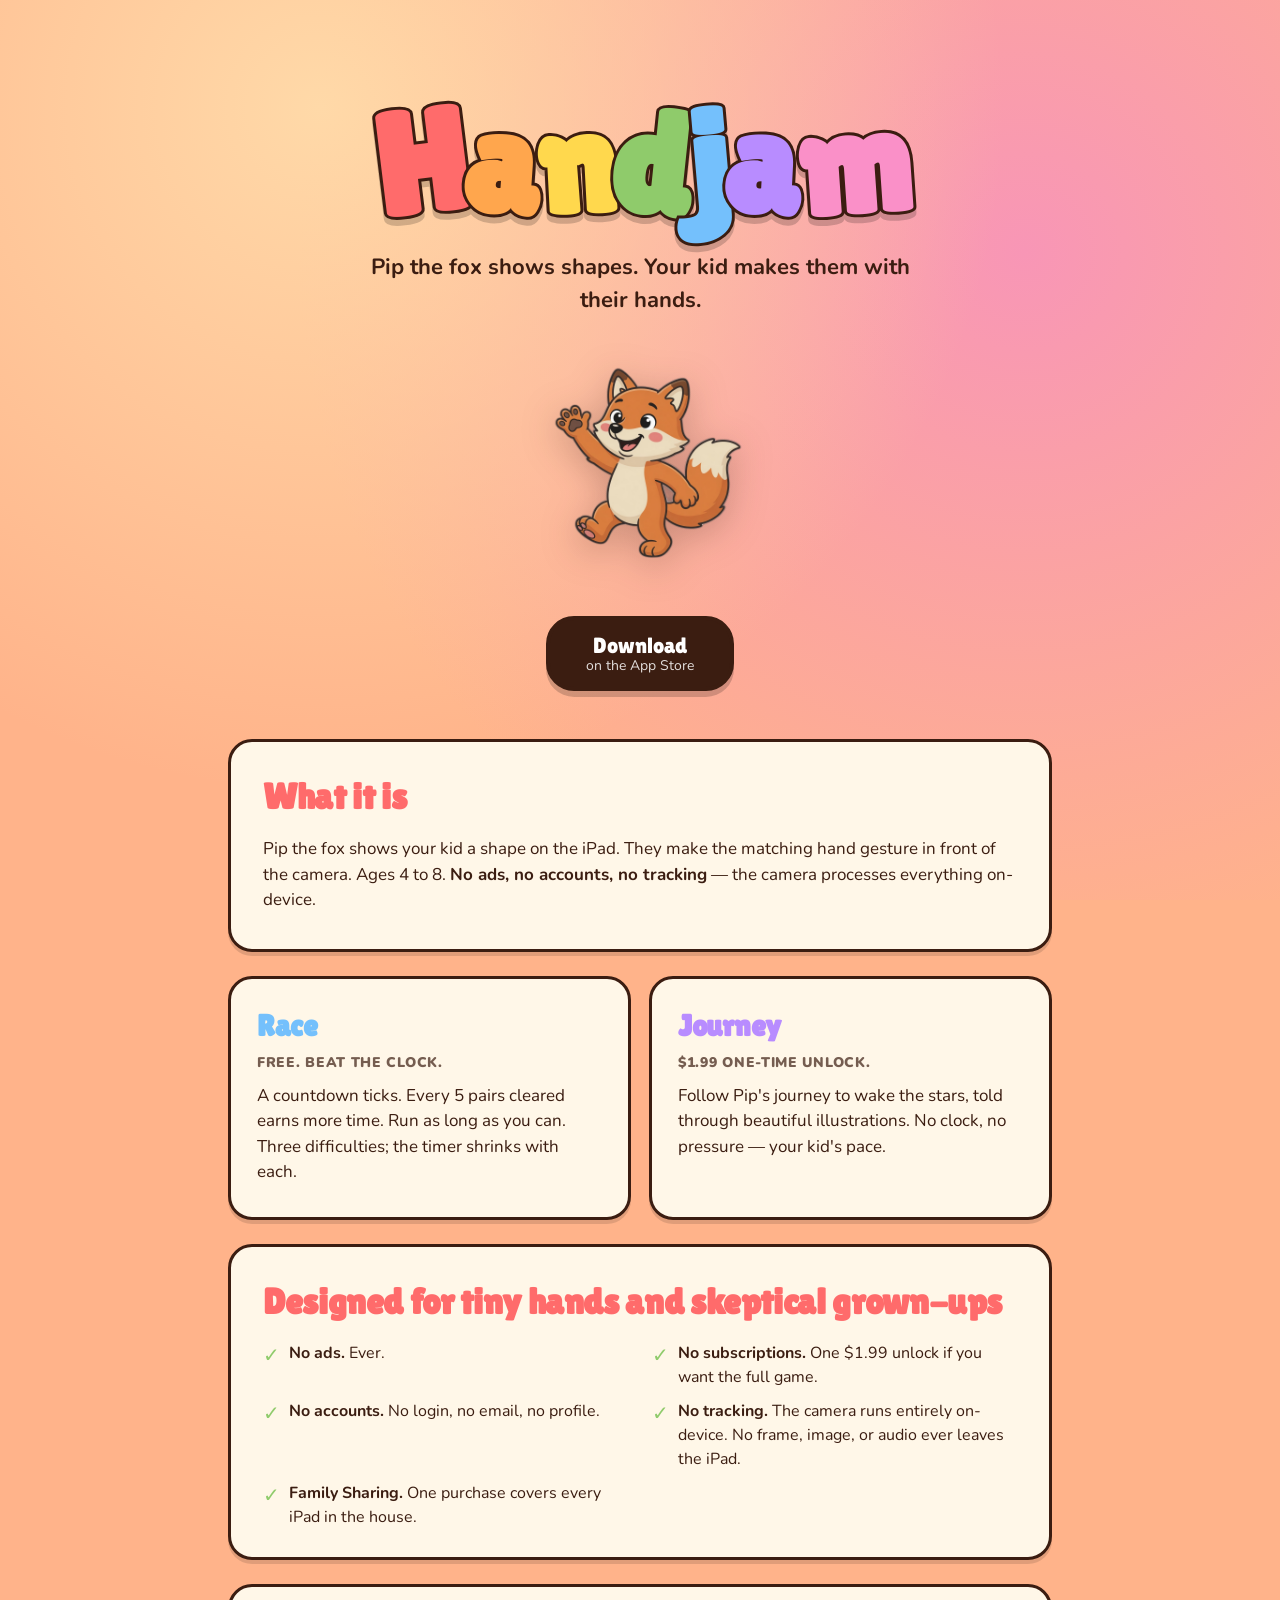
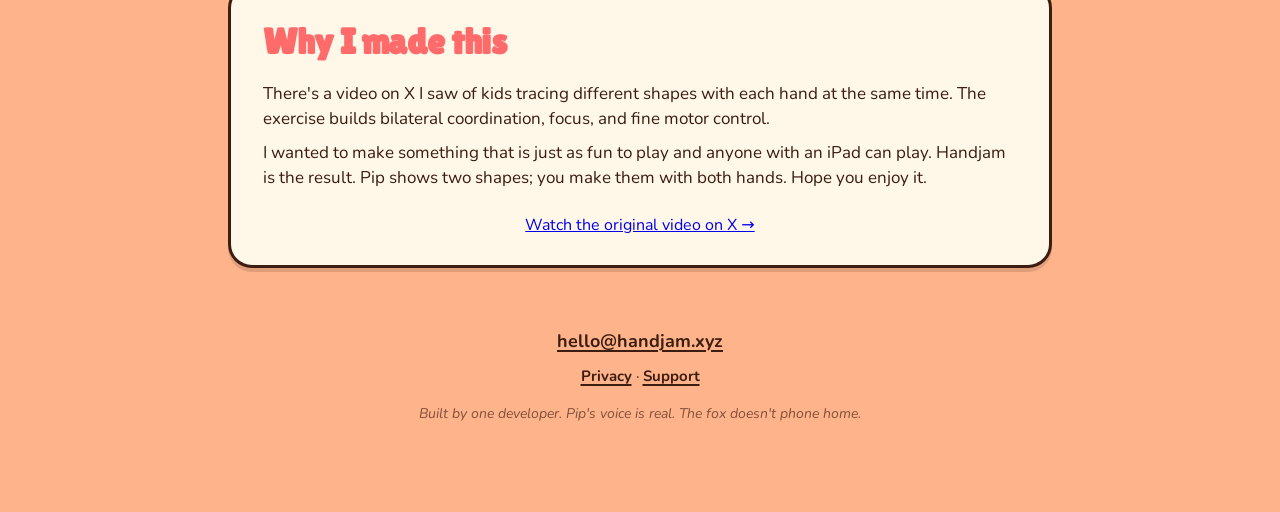
<file: index.html>
<!DOCTYPE html>
<html lang="en">
<head>
  <meta charset="UTF-8">
  <meta name="viewport" content="width=device-width, initial-scale=1.0">
  <title>Handjam — Wave to Play. Ages 4-8.</title>
  <meta name="description" content="A camera hand-gesture game for kids 4-8. Pip the fox plays along. No ads. No subscription. No tracking.">

  <meta property="og:title" content="Handjam">
  <meta property="og:description" content="Wave to play. A camera hand-gesture game for kids 4-8.">
  <meta property="og:image" content="/og.png">
  <meta property="og:type" content="website">
  <meta property="og:url" content="https://handjam.xyz">

  <link rel="icon" href="/favicon.png" type="image/png">
  <link rel="preconnect" href="https://fonts.googleapis.com">
  <link rel="preconnect" href="https://fonts.gstatic.com" crossorigin>
  <link rel="stylesheet" href="https://fonts.googleapis.com/css2?family=Lilita+One&family=Nunito:wght@400;700;900&display=swap">
  <link rel="stylesheet" href="style.css">
</head>
<body>
  <main>
    <header class="hero">
      <h1 class="wordmark" aria-label="Handjam">
        <span class="letter l1">H</span><span class="letter l2">a</span><span class="letter l3">n</span><span class="letter l4">d</span><span class="letter l5">j</span><span class="letter l6">a</span><span class="letter l7">m</span>
      </h1>
      <p class="tagline">Pip the fox shows shapes. Your kid makes them with their hands.</p>

      <div class="pip">
        <img src="images/pip-hero.png" alt="Pip the fox, waving" width="240">
      </div>

      <a class="appstore"
         href="https://apps.apple.com/app/id6771353930"
         aria-label="Download Handjam on the App Store">
        <span class="appstore__line">Download</span>
        <span class="appstore__line appstore__small">on the App Store</span>
      </a>
    </header>

    <section class="what">
      <h2>What it is</h2>
      <p>Pip the fox shows your kid a shape on the iPad. They make the matching hand gesture in front of the camera. Ages 4 to 8. <strong>No ads, no accounts, no tracking</strong> — the camera processes everything on-device.</p>
    </section>

    <section class="modes">
      <div class="mode race">
        <h3>Race</h3>
        <p class="mode__sub">Free. Beat the clock.</p>
        <p>A countdown ticks. Every 5 pairs cleared earns more time. Run as long as you can. Three difficulties; the timer shrinks with each.</p>
      </div>
      <div class="mode journey">
        <h3>Journey</h3>
        <p class="mode__sub">$1.99 one-time unlock.</p>
        <p>Follow Pip's journey to wake the stars, told through beautiful illustrations. No clock, no pressure — your kid's pace.</p>
      </div>
    </section>

    <section class="principles">
      <h2>Designed for tiny hands and skeptical grown-ups</h2>
      <ul>
        <li><strong>No ads.</strong> Ever.</li>
        <li><strong>No subscriptions.</strong> One $1.99 unlock if you want the full game.</li>
        <li><strong>No accounts.</strong> No login, no email, no profile.</li>
        <li><strong>No tracking.</strong> The camera runs entirely on-device. No frame, image, or audio ever leaves the iPad.</li>
        <li><strong>Family Sharing.</strong> One purchase covers every iPad in the house.</li>
      </ul>
    </section>

    <section class="origin">
      <h2>Why I made this</h2>
      <p>There's a video on X I saw of kids tracing different shapes with each hand at the same time. The exercise builds bilateral coordination, focus, and fine motor control.</p>
      <p>I wanted to make something that is just as fun to play and anyone with an iPad can play. Handjam is the result. Pip shows two shapes; you make them with both hands. Hope you enjoy it.</p>

      <div class="x-embed">
        <blockquote class="twitter-tweet" data-media-max-width="560" data-dnt="true">
          <a href="https://twitter.com/rainmaker1973/status/2056281131150946804">Watch the original video on X →</a>
        </blockquote>
      </div>
    </section>

    <script async src="https://platform.twitter.com/widgets.js" charset="utf-8"></script>

    <footer>
      <p class="contact">
        <a href="mailto:hello@handjam.xyz">hello@handjam.xyz</a>
      </p>
      <p class="links">
        <a href="/privacy.html">Privacy</a>
        ·
        <a href="/support.html">Support</a>
      </p>
      <p class="credit">Built by one developer. Pip's voice is real. The fox doesn't phone home.</p>
    </footer>
  </main>
</body>
</html>
</file>
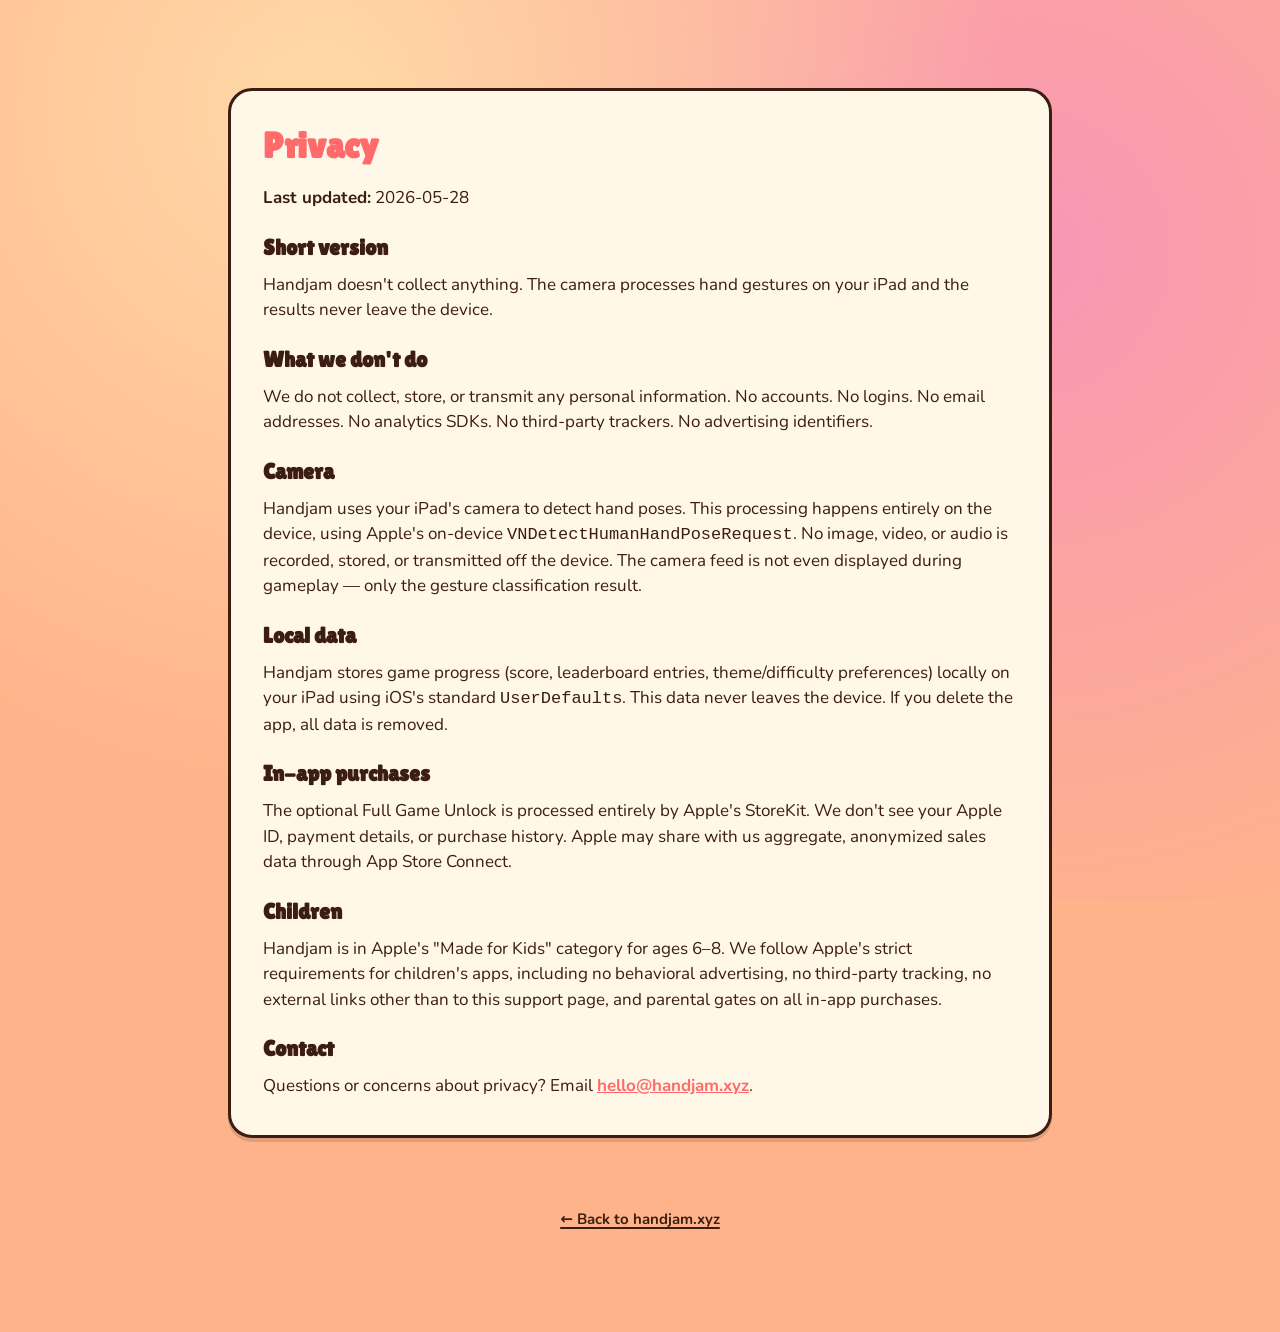
<file: privacy.html>
<!DOCTYPE html>
<html lang="en">
<head>
  <meta charset="UTF-8">
  <meta name="viewport" content="width=device-width, initial-scale=1.0">
  <title>Privacy — Handjam</title>
  <link rel="preconnect" href="https://fonts.googleapis.com">
  <link rel="preconnect" href="https://fonts.gstatic.com" crossorigin>
  <link rel="stylesheet" href="https://fonts.googleapis.com/css2?family=Lilita+One&family=Nunito:wght@400;700;900&display=swap">
  <link rel="stylesheet" href="style.css">
</head>
<body>
  <main>
    <section style="margin-top: 40px;">
      <h2>Privacy</h2>
      <p><strong>Last updated:</strong> 2026-05-28</p>

      <h3 style="font-family: 'Lilita One', cursive; font-size: 22px; margin-top: 20px; margin-bottom: 8px;">Short version</h3>
      <p>Handjam doesn't collect anything. The camera processes hand gestures on your iPad and the results never leave the device.</p>

      <h3 style="font-family: 'Lilita One', cursive; font-size: 22px; margin-top: 20px; margin-bottom: 8px;">What we don't do</h3>
      <p>We do not collect, store, or transmit any personal information. No accounts. No logins. No email addresses. No analytics SDKs. No third-party trackers. No advertising identifiers.</p>

      <h3 style="font-family: 'Lilita One', cursive; font-size: 22px; margin-top: 20px; margin-bottom: 8px;">Camera</h3>
      <p>Handjam uses your iPad's camera to detect hand poses. This processing happens entirely on the device, using Apple's on-device <code>VNDetectHumanHandPoseRequest</code>. No image, video, or audio is recorded, stored, or transmitted off the device. The camera feed is not even displayed during gameplay — only the gesture classification result.</p>

      <h3 style="font-family: 'Lilita One', cursive; font-size: 22px; margin-top: 20px; margin-bottom: 8px;">Local data</h3>
      <p>Handjam stores game progress (score, leaderboard entries, theme/difficulty preferences) locally on your iPad using iOS's standard <code>UserDefaults</code>. This data never leaves the device. If you delete the app, all data is removed.</p>

      <h3 style="font-family: 'Lilita One', cursive; font-size: 22px; margin-top: 20px; margin-bottom: 8px;">In-app purchases</h3>
      <p>The optional Full Game Unlock is processed entirely by Apple's StoreKit. We don't see your Apple ID, payment details, or purchase history. Apple may share with us aggregate, anonymized sales data through App Store Connect.</p>

      <h3 style="font-family: 'Lilita One', cursive; font-size: 22px; margin-top: 20px; margin-bottom: 8px;">Children</h3>
      <p>Handjam is in Apple's "Made for Kids" category for ages 6–8. We follow Apple's strict requirements for children's apps, including no behavioral advertising, no third-party tracking, no external links other than to this support page, and parental gates on all in-app purchases.</p>

      <h3 style="font-family: 'Lilita One', cursive; font-size: 22px; margin-top: 20px; margin-bottom: 8px;">Contact</h3>
      <p>Questions or concerns about privacy? Email <a href="mailto:hello@handjam.xyz" style="color: var(--primary); font-weight: 700;">hello@handjam.xyz</a>.</p>
    </section>

    <footer>
      <p class="links">
        <a href="/">← Back to handjam.xyz</a>
      </p>
    </footer>
  </main>
</body>
</html>
</file>
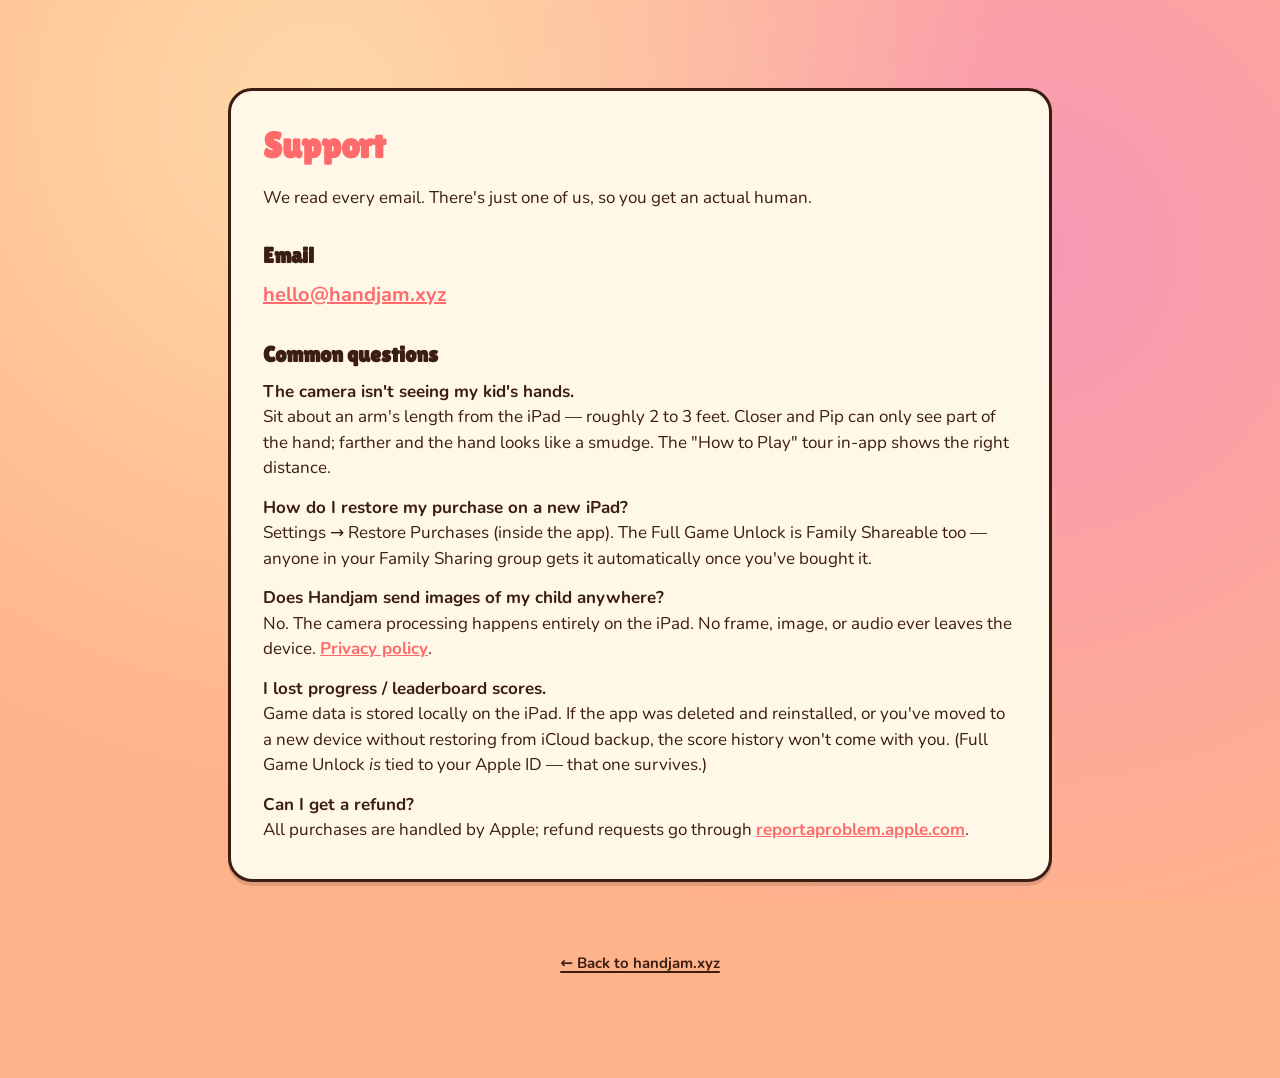
<file: support.html>
<!DOCTYPE html>
<html lang="en">
<head>
  <meta charset="UTF-8">
  <meta name="viewport" content="width=device-width, initial-scale=1.0">
  <title>Support — Handjam</title>
  <link rel="preconnect" href="https://fonts.googleapis.com">
  <link rel="preconnect" href="https://fonts.gstatic.com" crossorigin>
  <link rel="stylesheet" href="https://fonts.googleapis.com/css2?family=Lilita+One&family=Nunito:wght@400;700;900&display=swap">
  <link rel="stylesheet" href="style.css">
</head>
<body>
  <main>
    <section style="margin-top: 40px;">
      <h2>Support</h2>
      <p>We read every email. There's just one of us, so you get an actual human.</p>

      <h3 style="font-family: 'Lilita One', cursive; font-size: 22px; margin-top: 28px; margin-bottom: 8px;">Email</h3>
      <p style="font-size: 20px;"><a href="mailto:hello@handjam.xyz" style="color: var(--primary); font-weight: 700;">hello@handjam.xyz</a></p>

      <h3 style="font-family: 'Lilita One', cursive; font-size: 22px; margin-top: 28px; margin-bottom: 8px;">Common questions</h3>

      <p><strong>The camera isn't seeing my kid's hands.</strong><br>
      Sit about an arm's length from the iPad — roughly 2 to 3 feet. Closer and Pip can only see part of the hand; farther and the hand looks like a smudge. The "How to Play" tour in-app shows the right distance.</p>

      <p style="margin-top: 14px;"><strong>How do I restore my purchase on a new iPad?</strong><br>
      Settings → Restore Purchases (inside the app). The Full Game Unlock is Family Shareable too — anyone in your Family Sharing group gets it automatically once you've bought it.</p>

      <p style="margin-top: 14px;"><strong>Does Handjam send images of my child anywhere?</strong><br>
      No. The camera processing happens entirely on the iPad. No frame, image, or audio ever leaves the device. <a href="/privacy.html" style="color: var(--primary); font-weight: 700;">Privacy policy</a>.</p>

      <p style="margin-top: 14px;"><strong>I lost progress / leaderboard scores.</strong><br>
      Game data is stored locally on the iPad. If the app was deleted and reinstalled, or you've moved to a new device without restoring from iCloud backup, the score history won't come with you. (Full Game Unlock <em>is</em> tied to your Apple ID — that one survives.)</p>

      <p style="margin-top: 14px;"><strong>Can I get a refund?</strong><br>
      All purchases are handled by Apple; refund requests go through <a href="https://reportaproblem.apple.com" style="color: var(--primary); font-weight: 700;">reportaproblem.apple.com</a>.</p>
    </section>

    <footer>
      <p class="links">
        <a href="/">← Back to handjam.xyz</a>
      </p>
    </footer>
  </main>
</body>
</html>
</file>
<file: style.css>
/* Handjam landing — warm kid-app palette, big chunky type. */

:root {
  --warm-bg-1: #ffd9a8;
  --warm-bg-2: #ffb38a;
  --warm-bg-3: #f896b6;
  --ink: #3b1d11;
  --paper: #fff7e8;
  --primary: #ff6b6b;
  --success: #8fcb6b;
  --accent: #ffd84d;

  --c1: #ff6b6b; /* coral */
  --c2: #ffa64d; /* orange */
  --c3: #ffd84d; /* yellow */
  --c4: #8fcb6b; /* green */
  --c5: #74c0fc; /* blue */
  --c6: #b88cff; /* purple */
  --c7: #fa90c8; /* pink */
}

* { box-sizing: border-box; margin: 0; padding: 0; }

html, body {
  font-family: 'Nunito', system-ui, -apple-system, sans-serif;
  color: var(--ink);
  background:
    radial-gradient(circle at 25% 12%, var(--warm-bg-1) 0, transparent 55%),
    radial-gradient(circle at 80% 28%, var(--warm-bg-3) 0, transparent 60%),
    var(--warm-bg-2);
  background-attachment: fixed;
  min-height: 100vh;
  line-height: 1.5;
  -webkit-font-smoothing: antialiased;
}

main {
  max-width: 880px;
  margin: 0 auto;
  padding: 48px 28px 80px;
}

/* ---------- Hero ---------- */

.hero {
  text-align: center;
  padding: 48px 0 24px;
}

.wordmark {
  font-family: 'Lilita One', cursive;
  font-size: clamp(72px, 14vw, 144px);
  line-height: 0.95;
  letter-spacing: -0.02em;
  display: inline-block;
  filter: drop-shadow(0 6px 0 rgba(0,0,0,0.18));
  margin-bottom: 18px;
}

.wordmark .letter {
  display: inline-block;
  -webkit-text-stroke: 6px var(--ink);
  paint-order: stroke fill;
}

.wordmark .l1 { color: var(--c1); transform: rotate(-7deg); }
.wordmark .l2 { color: var(--c2); transform: rotate(4deg); }
.wordmark .l3 { color: var(--c3); transform: rotate(-3deg); }
.wordmark .l4 { color: var(--c4); transform: rotate(6deg); }
.wordmark .l5 { color: var(--c5); transform: rotate(-5deg); }
.wordmark .l6 { color: var(--c6); transform: rotate(3deg); }
.wordmark .l7 { color: var(--c7); transform: rotate(-4deg); }

.tagline {
  font-size: clamp(18px, 2.2vw, 22px);
  font-weight: 700;
  max-width: 560px;
  margin: 0 auto 28px;
  color: var(--ink);
}

.pip {
  margin: 16px auto 24px;
}
.pip img {
  width: clamp(160px, 22vw, 240px);
  height: auto;
  filter: drop-shadow(0 8px 18px rgba(59,29,17,0.25));
}

/* X embed — center the blockquote, modest top spacing */
.x-embed {
  margin-top: 22px;
  display: flex;
  justify-content: center;
}
.x-embed .twitter-tweet {
  margin: 0 auto !important;
}

/* ---------- App Store CTA ---------- */

.appstore {
  display: inline-flex;
  flex-direction: column;
  align-items: center;
  text-decoration: none;
  color: white;
  background: var(--ink);
  padding: 14px 36px;
  border-radius: 28px;
  border: 4px solid var(--ink);
  box-shadow: 0 6px 0 rgba(0,0,0,0.18);
  transition: transform 0.12s ease;
}
.appstore:hover, .appstore:focus { transform: translateY(-2px); }
.appstore__line {
  font-family: 'Lilita One', cursive;
  font-size: 22px;
  line-height: 1.1;
}
.appstore__small {
  font-size: 14px;
  font-weight: 400;
  font-family: 'Nunito', sans-serif;
  opacity: 0.85;
}

/* Pre-launch date line under the CTA. Remove this class from index.html
   after launch — the button copy already reads "Download". */
.launch-note {
  margin-top: 10px;
  text-align: center;
  font-size: 14px;
  font-weight: 700;
  color: var(--ink);
  opacity: 0.6;
}

/* ---------- Sections ---------- */

section {
  background: var(--paper);
  border: 3px solid var(--ink);
  border-radius: 24px;
  padding: 28px 32px;
  margin: 24px 0;
  box-shadow: 0 4px 0 rgba(0,0,0,0.12);
}

section h2 {
  font-family: 'Lilita One', cursive;
  font-size: clamp(28px, 4vw, 36px);
  color: var(--primary);
  margin-bottom: 12px;
  letter-spacing: -0.01em;
}

section p {
  font-size: 17px;
  margin-bottom: 8px;
}

/* ---------- Modes ---------- */

.modes {
  display: grid;
  grid-template-columns: 1fr 1fr;
  gap: 18px;
  background: none;
  border: none;
  box-shadow: none;
  padding: 0;
}
@media (max-width: 640px) {
  .modes { grid-template-columns: 1fr; }
}

.mode {
  background: var(--paper);
  border: 3px solid var(--ink);
  border-radius: 24px;
  padding: 24px 26px;
  box-shadow: 0 4px 0 rgba(0,0,0,0.12);
}
.mode h3 {
  font-family: 'Lilita One', cursive;
  font-size: 30px;
  margin-bottom: 4px;
  letter-spacing: -0.01em;
}
.mode__sub {
  font-weight: 900;
  font-size: 14px;
  text-transform: uppercase;
  letter-spacing: 0.05em;
  opacity: 0.7;
  margin-bottom: 10px !important;
}
.race h3 { color: var(--c5); }
.journey h3 { color: var(--c6); }

/* ---------- Principles list ---------- */

.principles ul {
  list-style: none;
  display: grid;
  grid-template-columns: 1fr 1fr;
  gap: 10px 24px;
  margin-top: 10px;
}
@media (max-width: 640px) {
  .principles ul { grid-template-columns: 1fr; }
}
.principles li {
  font-size: 16px;
  padding-left: 26px;
  position: relative;
}
.principles li::before {
  content: '✓';
  position: absolute;
  left: 0;
  top: 0;
  color: var(--success);
  font-weight: 900;
  font-size: 20px;
}

/* ---------- Footer ---------- */

footer {
  text-align: center;
  padding: 36px 0 8px;
  color: var(--ink);
  font-size: 15px;
}
footer a {
  color: var(--ink);
  font-weight: 700;
  text-decoration: underline;
  text-decoration-thickness: 2px;
  text-underline-offset: 3px;
}
footer a:hover { color: var(--primary); }

footer .contact a {
  font-size: 18px;
}
footer .links {
  margin: 10px 0 16px;
}
footer .credit {
  opacity: 0.65;
  font-size: 14px;
  font-style: italic;
}
</file>
